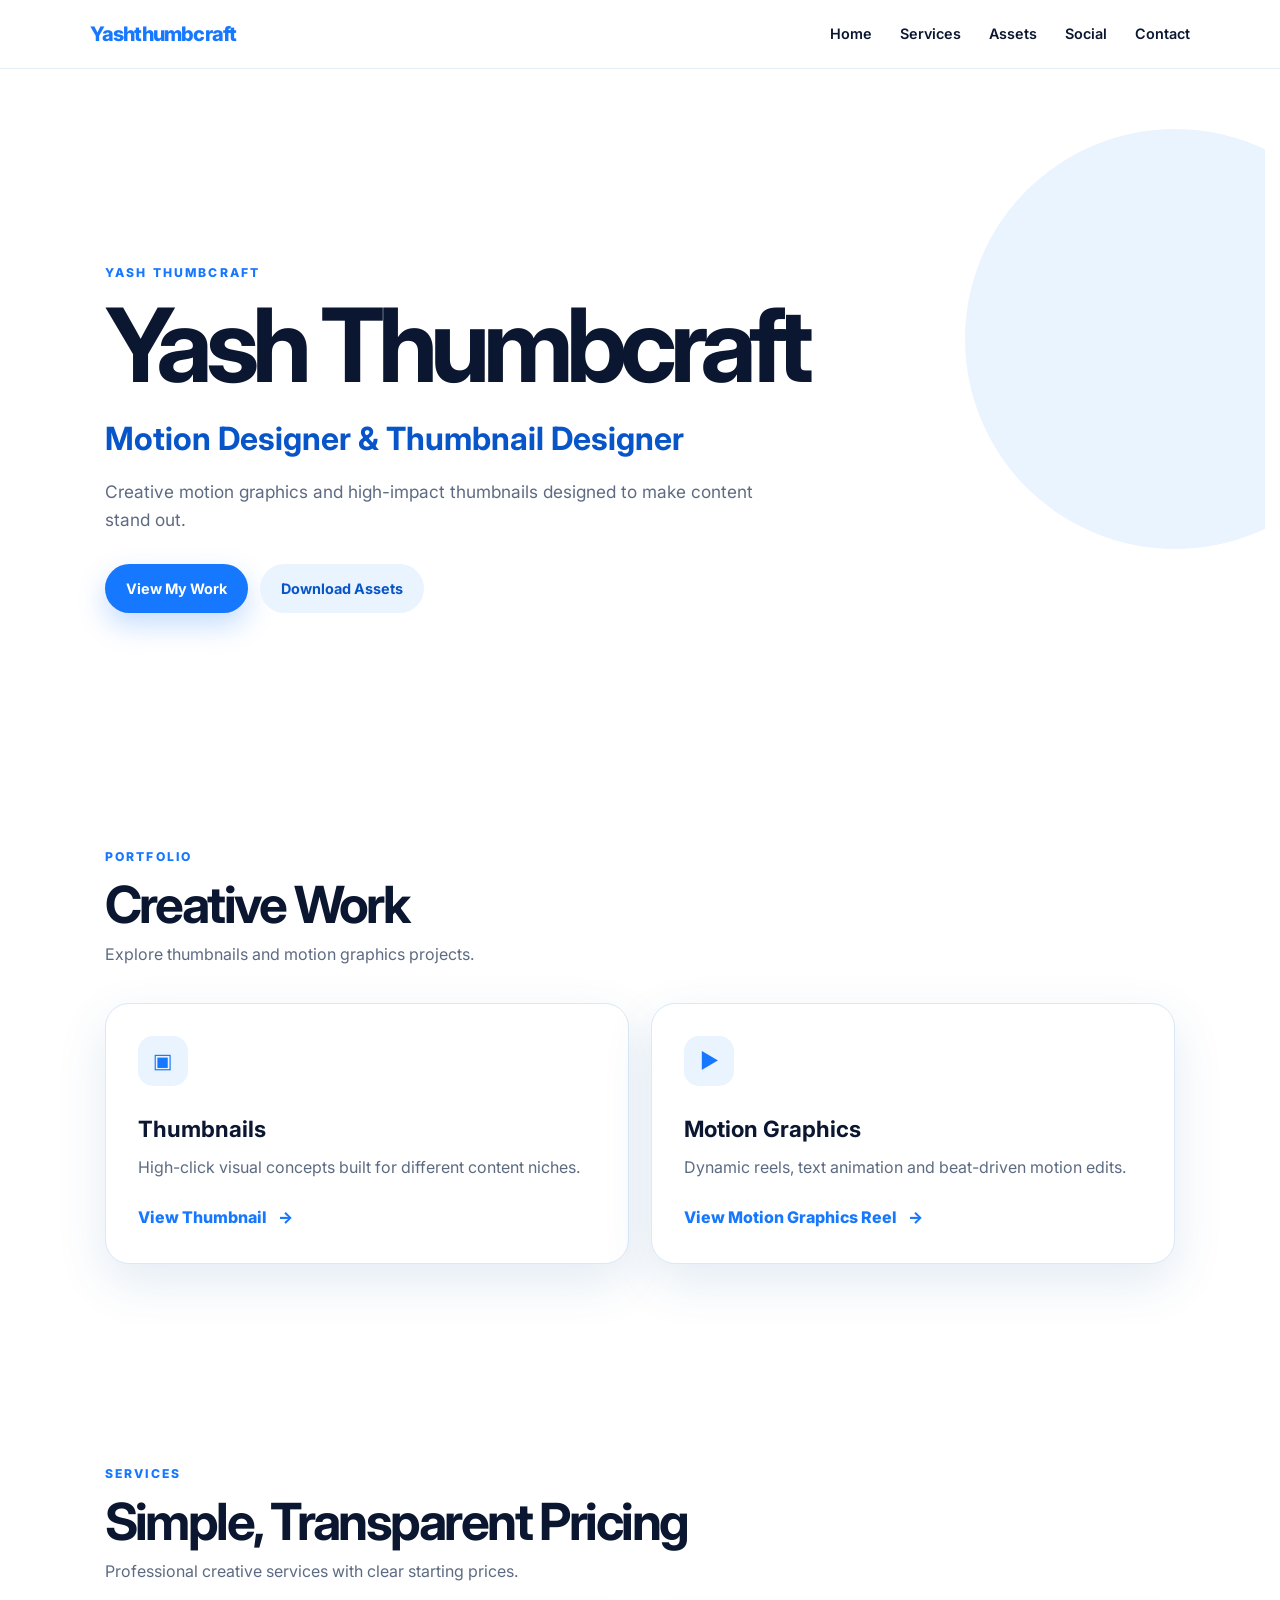
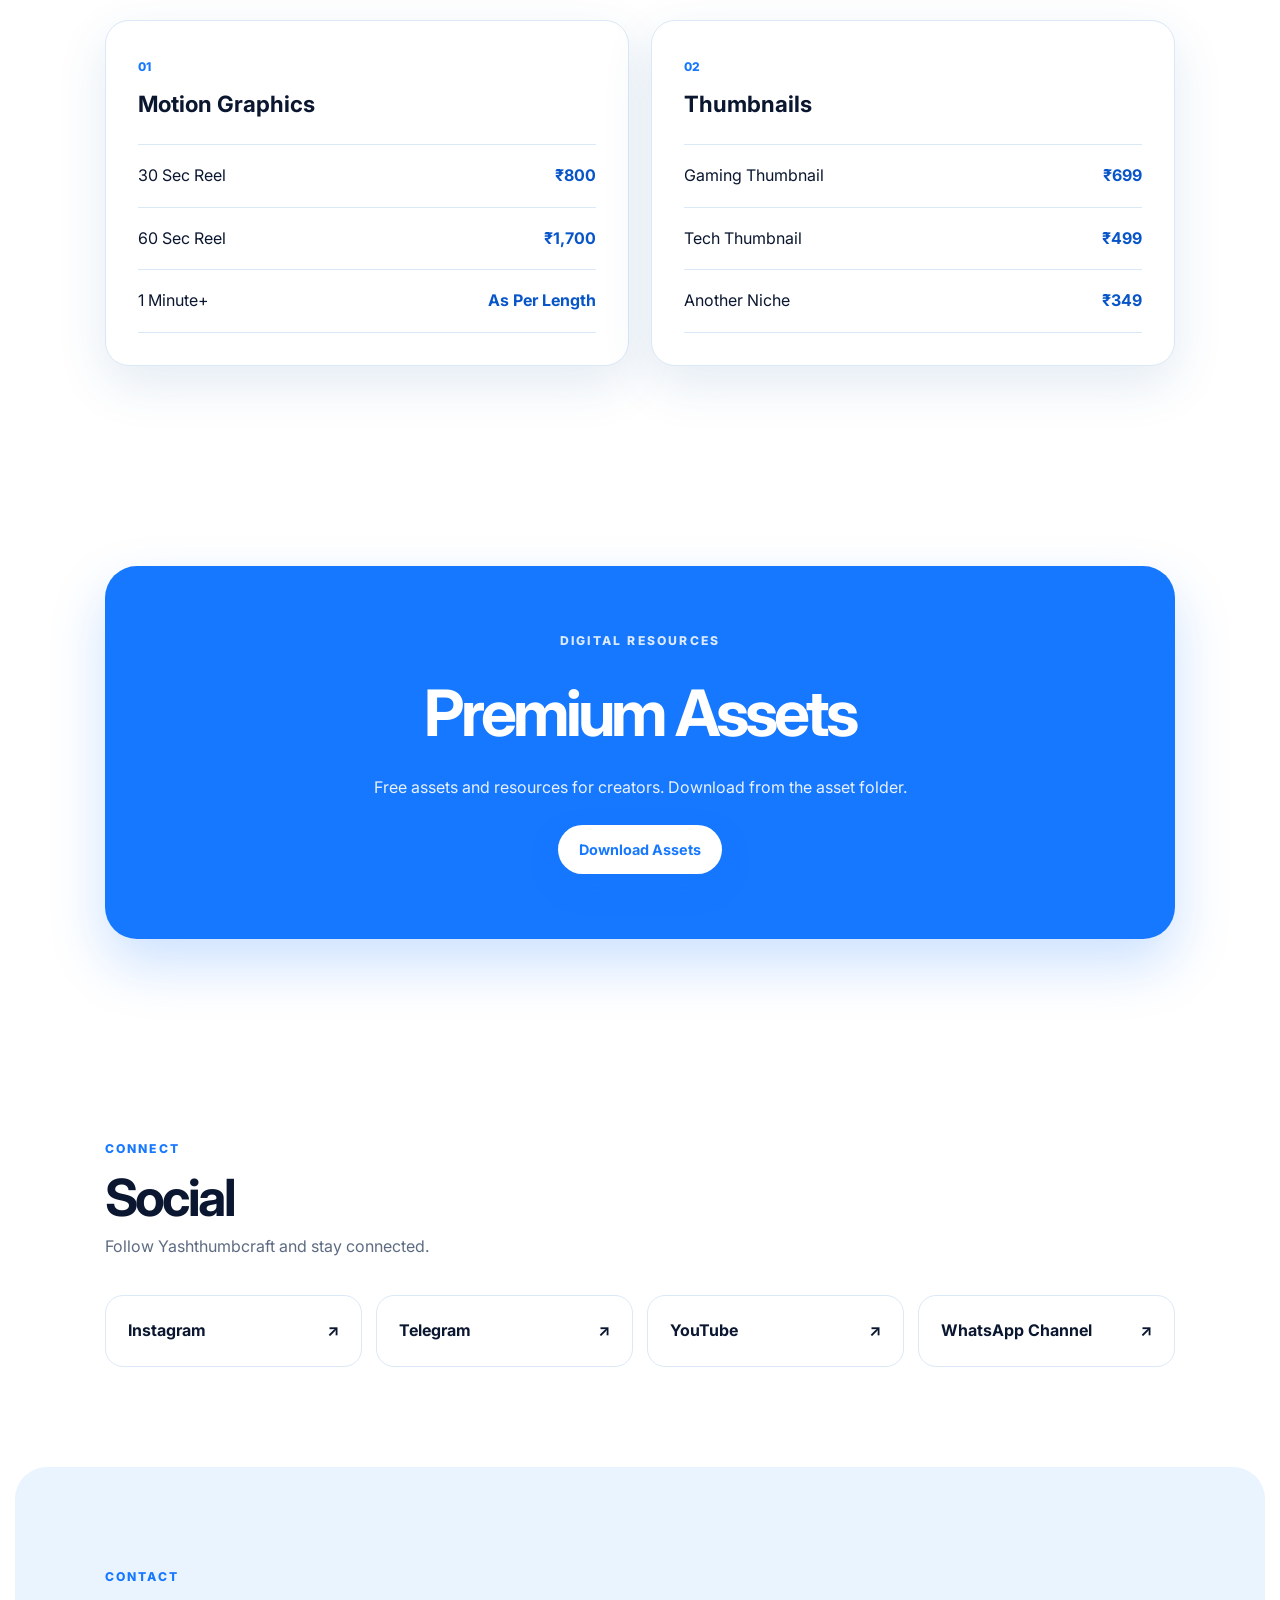
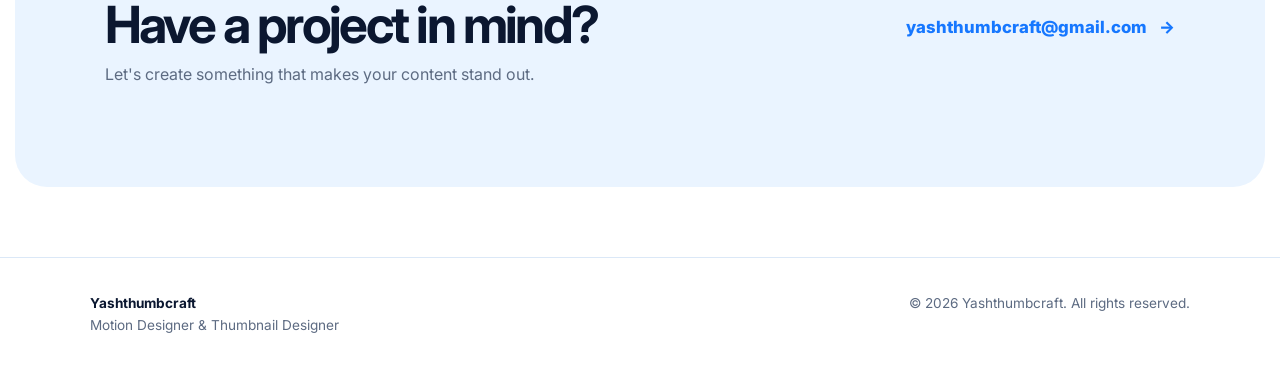
<file: index.html>
<!DOCTYPE html>
<html lang="en">
<head>
  <meta charset="UTF-8">
  <meta name="viewport" content="width=device-width, initial-scale=1.0">
  <meta name="description" content="Yash Thumbcraft — Motion Designer and Thumbnail Designer.">
  <title>Yashthumbcraft | Motion Designer & Thumbnail Designer</title>
  <link rel="stylesheet" href="style.css">
</head>
<body>
  <header class="navbar">
    <a class="logo" href="#home">Yashthumbcraft</a>
    <button class="menu-toggle" aria-label="Open menu">☰</button>
    <nav>
      <a href="#home">Home</a>
      <a href="#services">Services</a>
      <a href="#assets">Assets</a>
      <a href="#social">Social</a>
      <a href="#contact">Contact</a>
    </nav>
  </header>

  <main>
    <section id="home" class="hero section">
      <div class="hero-content">
        <p class="eyebrow">YASH THUMBCRAFT</p>
        <h1>Yash Thumbcraft</h1>
        <h2>Motion Designer &amp; Thumbnail Designer</h2>
        <p class="tagline">Creative motion graphics and high-impact thumbnails designed to make content stand out.</p>
        <div class="buttons">
          <a class="btn primary" href="https://www.instagram.com/yashthumbcraft?stkn=N2VtcW1meTJyOXEz" target="_blank" rel="noopener">View My Work</a>
          <a class="btn secondary" href="#assets">Download Assets</a>
        </div>
      </div>
    </section>

    <section class="section portfolio-intro">
      <div class="section-heading">
        <p class="eyebrow">PORTFOLIO</p>
        <h2>Creative Work</h2>
        <p>Explore thumbnails and motion graphics projects.</p>
      </div>
      <div class="portfolio-grid">
        <article class="feature-card">
          <div class="icon">▣</div>
          <h3>Thumbnails</h3>
          <p>High-click visual concepts built for different content niches.</p>
          <a class="text-btn" href="thumbnails.html">View Thumbnail <span>→</span></a>
        </article>
        <article class="feature-card">
          <div class="icon">▶</div>
          <h3>Motion Graphics</h3>
          <p>Dynamic reels, text animation and beat-driven motion edits.</p>
          <a class="text-btn" href="motion-graphics.html">View Motion Graphics Reel <span>→</span></a>
        </article>
      </div>
    </section>

    <section id="services" class="section">
      <div class="section-heading">
        <p class="eyebrow">SERVICES</p>
        <h2>Simple, Transparent Pricing</h2>
        <p>Professional creative services with clear starting prices.</p>
      </div>

      <div class="pricing-grid">
        <article class="price-card">
          <span class="card-label">01</span>
          <h3>Motion Graphics</h3>
          <ul class="price-list">
            <li><span>30 Sec Reel</span><strong>₹800</strong></li>
            <li><span>60 Sec Reel</span><strong>₹1,700</strong></li>
            <li><span>1 Minute+</span><strong>As Per Length</strong></li>
          </ul>
        </article>

        <article class="price-card">
          <span class="card-label">02</span>
          <h3>Thumbnails</h3>
          <ul class="price-list">
            <li><span>Gaming Thumbnail</span><strong>₹699</strong></li>
            <li><span>Tech Thumbnail</span><strong>₹499</strong></li>
            <li><span>Another Niche</span><strong>₹349</strong></li>
          </ul>
        </article>
      </div>
    </section>

    <section id="assets" class="section">
      <div class="asset-box">
        <p class="eyebrow">DIGITAL RESOURCES</p>
        <h2>Premium Assets</h2>
        <p>Free assets and resources for creators. Download from the asset folder.</p>
        <a class="btn primary" href="https://drive.google.com/drive/folders/1mlksCrn53QzqACTVrsHBhqFh2dDUMqbN" target="_blank" rel="noopener">Download Assets</a>
      </div>
    </section>

    <section id="social" class="section">
      <div class="section-heading">
        <p class="eyebrow">CONNECT</p>
        <h2>Social</h2>
        <p>Follow Yashthumbcraft and stay connected.</p>
      </div>
      <div class="social-grid">
        <a class="social-card" href="https://www.instagram.com/yashthumbcraft?stkn=N2VtcW1meTJyOXEz" target="_blank" rel="noopener"><span>Instagram</span><b>↗</b></a>
        <a class="social-card" href="https://t.me/yashthumbcraft" target="_blank" rel="noopener"><span>Telegram</span><b>↗</b></a>
        <a class="social-card" href="https://youtube.com/@yashthumbcraft?si=hMjY_SP5V50zQImK" target="_blank" rel="noopener"><span>YouTube</span><b>↗</b></a>
        <a class="social-card" href="https://whatsapp.com/channel/0029VbD3YMkE50UnWquLsM0a" target="_blank" rel="noopener"><span>WhatsApp Channel</span><b>↗</b></a>
      </div>
    </section>

    <section id="contact" class="section contact-section">
      <div>
        <p class="eyebrow">CONTACT</p>
        <h2>Have a project in mind?</h2>
        <p>Let's create something that makes your content stand out.</p>
      </div>
      <a class="email-link" href="mailto:yashthumbcraft@gmail.com">yashthumbcraft@gmail.com <span>→</span></a>
    </section>
  </main>

  <footer>
    <div>
      <strong>Yashthumbcraft</strong>
      <p>Motion Designer &amp; Thumbnail Designer</p>
    </div>
    <p>© 2026 Yashthumbcraft. All rights reserved.</p>
  </footer>
  <script src="script.js"></script>
</body>
</html>
</file>
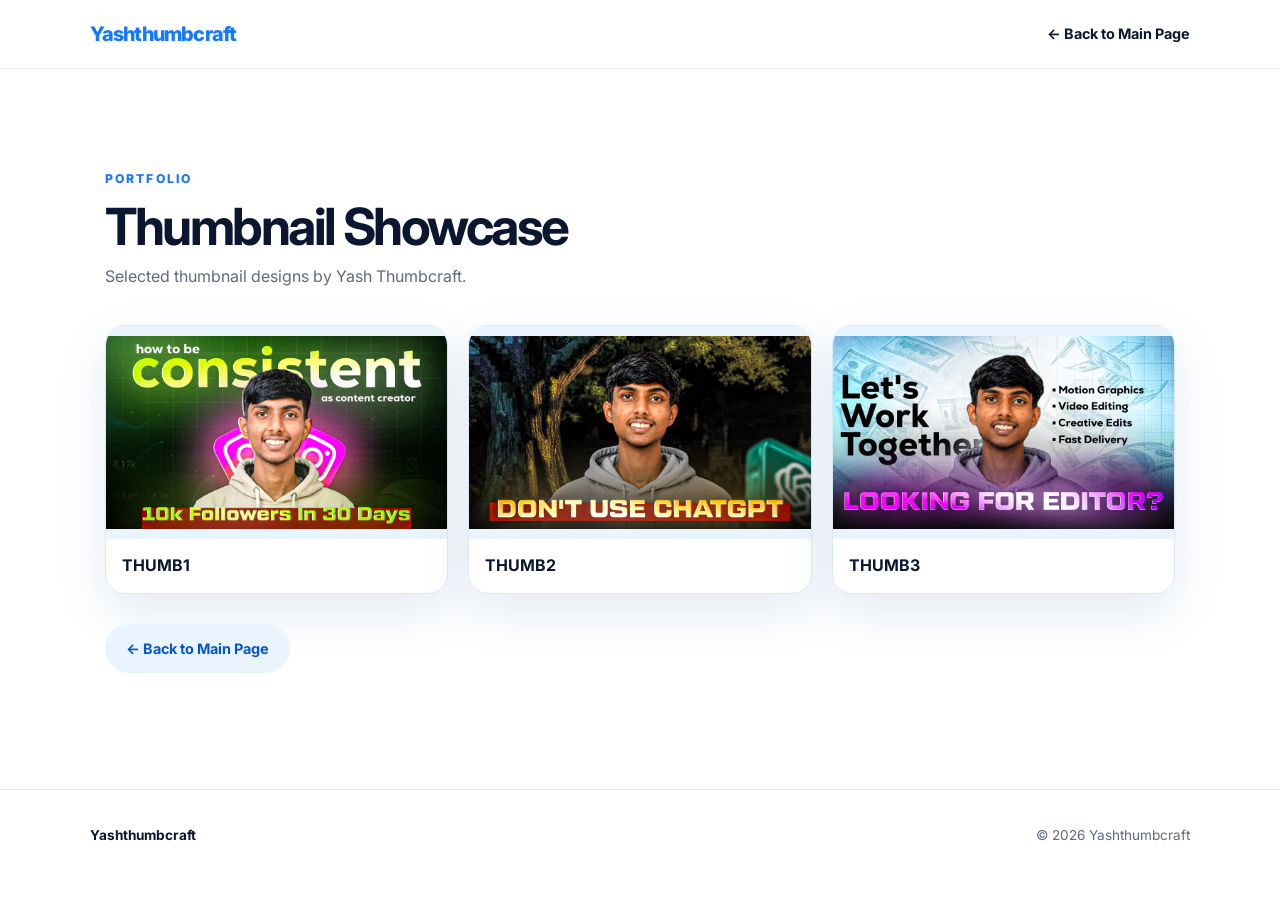
<file: thumbnails.html>
<!DOCTYPE html>
<html lang="en">
<head>
  <meta charset="UTF-8">
  <meta name="viewport" content="width=device-width, initial-scale=1.0">
  <title>Thumbnails | Yashthumbcraft</title>
  <link rel="stylesheet" href="style.css">
  <style>
.thumbnail-grid figure {
    margin: 0;
    overflow: hidden;
    border-radius: 20px;
}

.thumbnail-grid img {
    width: 100%;
    height: auto !important;
    display: block;
    object-fit: contain !important;
}
  </style>
</head>
<body>
  <header class="navbar">
    <a class="logo" href="index.html">Yashthumbcraft</a>
    <a class="back-link" href="index.html">← Back to Main Page</a>
  </header>
  <main class="subpage">
    <section class="section">
      <div class="section-heading">
        <p class="eyebrow">PORTFOLIO</p>
        <h1>Thumbnail Showcase</h1>
        <p>Selected thumbnail designs by Yash Thumbcraft.</p>
      </div>
      <div class="thumbnail-grid">
        <figure><img src="assets/THUMB1.jpg" alt="Thumbnail 1" onerror="this.parentElement.classList.add('missing');"><figcaption>THUMB1</figcaption></figure>
        <figure><img src="assets/THUMB2.jpg" alt="Thumbnail 2" onerror="this.parentElement.classList.add('missing');"><figcaption>THUMB2</figcaption></figure>
        <figure><img src="assets/THUMB3.jpg" alt="Thumbnail 3" onerror="this.parentElement.classList.add('missing');"><figcaption>THUMB3</figcaption></figure>
      </div>
      <a class="btn secondary center-btn" href="index.html">← Back to Main Page</a>
    </section>
  </main>
  <footer><strong>Yashthumbcraft</strong><p>© 2026 Yashthumbcraft</p></footer>
</body>
</html>
</file>
<file: style.css>
@import url('https://fonts.googleapis.com/css2?family=Inter:wght@400;500;600;700;800&display=swap');

:root{
  --blue:#1677ff;
  --blue-dark:#0755c9;
  --blue-soft:#eaf4ff;
  --white:#ffffff;
  --ink:#0b1730;
  --muted:#5d6b82;
  --line:#dbe8f7;
  --shadow:0 18px 50px rgba(28,92,160,.12);
  --radius:24px;
}
*{box-sizing:border-box;margin:0;padding:0}
html{scroll-behavior:smooth}
body{font-family:Inter,system-ui,sans-serif;color:var(--ink);background:var(--white);line-height:1.6}
a{text-decoration:none;color:inherit}
.navbar{position:sticky;top:0;z-index:50;display:flex;align-items:center;justify-content:space-between;padding:18px 7%;background:rgba(255,255,255,.9);backdrop-filter:blur(16px);border-bottom:1px solid rgba(219,232,247,.75)}
.logo{font-weight:800;font-size:1.25rem;letter-spacing:-.04em;color:var(--blue)}
.navbar nav{display:flex;gap:28px;font-size:.9rem;font-weight:600}
.navbar nav a:hover,.back-link:hover{color:var(--blue)}
.menu-toggle{display:none;background:none;border:0;font-size:1.5rem;color:var(--ink)}
.back-link{font-size:.9rem;font-weight:700}
.section{padding:100px 7%;max-width:1250px;margin:auto}
.hero{min-height:82vh;display:flex;align-items:center;position:relative;overflow:hidden}
.hero:before{content:"";position:absolute;width:420px;height:420px;border-radius:50%;background:var(--blue-soft);right:-120px;top:60px;z-index:-1}
.hero-content{max-width:850px}
.eyebrow{color:var(--blue);font-size:.76rem;font-weight:800;letter-spacing:.18em;margin-bottom:12px}
.hero h1{font-size:clamp(3.2rem,8vw,7rem);line-height:.98;letter-spacing:-.07em;margin-bottom:18px}
.hero h2{font-size:clamp(1.2rem,2.5vw,2rem);color:var(--blue-dark);margin-bottom:14px}
.tagline{font-size:1.08rem;color:var(--muted);max-width:650px}
.buttons{display:flex;gap:12px;flex-wrap:wrap;margin-top:30px}
.btn{display:inline-flex;align-items:center;justify-content:center;padding:13px 21px;border-radius:999px;font-weight:700;font-size:.9rem;transition:.25s ease}
.btn:hover{transform:translateY(-2px)}
.primary{background:var(--blue);color:#fff;box-shadow:0 12px 28px rgba(22,119,255,.25)}
.primary:hover{background:var(--blue-dark)}
.secondary{background:var(--blue-soft);color:var(--blue-dark)}
.section-heading{margin-bottom:35px;max-width:720px}
.section-heading h1,.section-heading h2{font-size:clamp(2rem,4vw,3.4rem);line-height:1.05;letter-spacing:-.05em;margin-bottom:10px}
.section-heading p:not(.eyebrow){color:var(--muted)}
.portfolio-intro{padding-top:40px}
.portfolio-grid,.pricing-grid{display:grid;grid-template-columns:repeat(2,1fr);gap:22px}
.feature-card,.price-card{border:1px solid var(--line);border-radius:var(--radius);padding:32px;background:#fff;box-shadow:var(--shadow);transition:.25s ease}
.feature-card:hover,.price-card:hover{transform:translateY(-5px)}
.icon{width:50px;height:50px;display:grid;place-items:center;background:var(--blue-soft);color:var(--blue);border-radius:15px;font-size:1.3rem;margin-bottom:25px}
.feature-card h3,.price-card h3{font-size:1.4rem;margin-bottom:8px}
.feature-card p{color:var(--muted);margin-bottom:25px}
.text-btn{font-weight:800;color:var(--blue)}
.text-btn span{margin-left:8px}
.card-label{font-size:.75rem;color:var(--blue);font-weight:800}
.price-card h3{margin:8px 0 22px}
.price-list{list-style:none;border-top:1px solid var(--line)}
.price-list li{display:flex;justify-content:space-between;gap:20px;padding:18px 0;border-bottom:1px solid var(--line)}
.price-list strong{color:var(--blue-dark);text-align:right}
.asset-box{background:var(--blue);color:#fff;border-radius:32px;padding:65px 45px;text-align:center;box-shadow:0 25px 55px rgba(22,119,255,.22)}
.asset-box .eyebrow{color:#dbeaff}
.asset-box h2{font-size:clamp(2.2rem,5vw,4rem);letter-spacing:-.06em;margin-bottom:10px}
.asset-box p:not(.eyebrow){max-width:600px;margin:0 auto 25px;color:#e8f2ff}
.asset-box .primary{background:#fff;color:var(--blue)}
.social-grid{display:grid;grid-template-columns:repeat(4,1fr);gap:14px}
.social-card{padding:22px;border:1px solid var(--line);border-radius:18px;display:flex;justify-content:space-between;font-weight:700;background:#fff;transition:.25s}
.social-card:hover{border-color:var(--blue);color:var(--blue);transform:translateY(-3px)}
.contact-section{display:flex;justify-content:space-between;align-items:center;gap:30px;background:var(--blue-soft);border-radius:32px;margin-bottom:70px}
.contact-section h2{font-size:clamp(2rem,4vw,3.5rem);letter-spacing:-.05em;line-height:1.05;margin-bottom:10px}
.contact-section p:not(.eyebrow){color:var(--muted)}
.email-link{font-size:1.05rem;font-weight:800;color:var(--blue);white-space:nowrap}
.email-link span{margin-left:8px}
footer{padding:35px 7%;border-top:1px solid var(--line);display:flex;justify-content:space-between;gap:20px;color:var(--muted);font-size:.85rem}
footer strong{color:var(--ink)}
.subpage{min-height:80vh}
.thumbnail-grid{display:grid;grid-template-columns:repeat(3,1fr);gap:20px}
.thumbnail-grid figure{border:1px solid var(--line);border-radius:20px;overflow:hidden;background:#fff;box-shadow:var(--shadow)}
.thumbnail-grid img{display:block;width:100%;aspect-ratio:16/10;object-fit:cover;background:var(--blue-soft)}
.thumbnail-grid figcaption{padding:14px 16px;font-weight:700}
.thumbnail-grid figure.missing img{display:block}
.video-grid{display:grid;grid-template-columns:repeat(3,1fr);gap:20px}
.video-card{border:1px solid var(--line);border-radius:20px;overflow:hidden;background:#fff;box-shadow:var(--shadow)}
.video-card video{width:100%;display:block;aspect-ratio:16/10;background:#071225}
.video-card h3{padding:15px 17px}
.center-btn{margin-top:30px}
@media(max-width:800px){
  .navbar nav{display:none;position:absolute;top:70px;left:0;right:0;background:#fff;border-bottom:1px solid var(--line);padding:20px 7%;flex-direction:column;gap:18px}
  .navbar nav.open{display:flex}
  .menu-toggle{display:block}
  .portfolio-grid,.pricing-grid,.thumbnail-grid,.video-grid{grid-template-columns:1fr}
  .social-grid{grid-template-columns:1fr 1fr}
  .contact-section{display:block}
  .email-link{display:block;margin-top:25px;white-space:normal}
}
@media(max-width:480px){
  .section{padding:75px 5%}
  .navbar{padding:16px 5%}
  .hero h1{font-size:3.3rem}
  .social-grid{grid-template-columns:1fr}
  .asset-box{padding:50px 24px}
  footer{padding:28px 5%;display:block}
  footer p{margin-top:8px}
}
</file>
